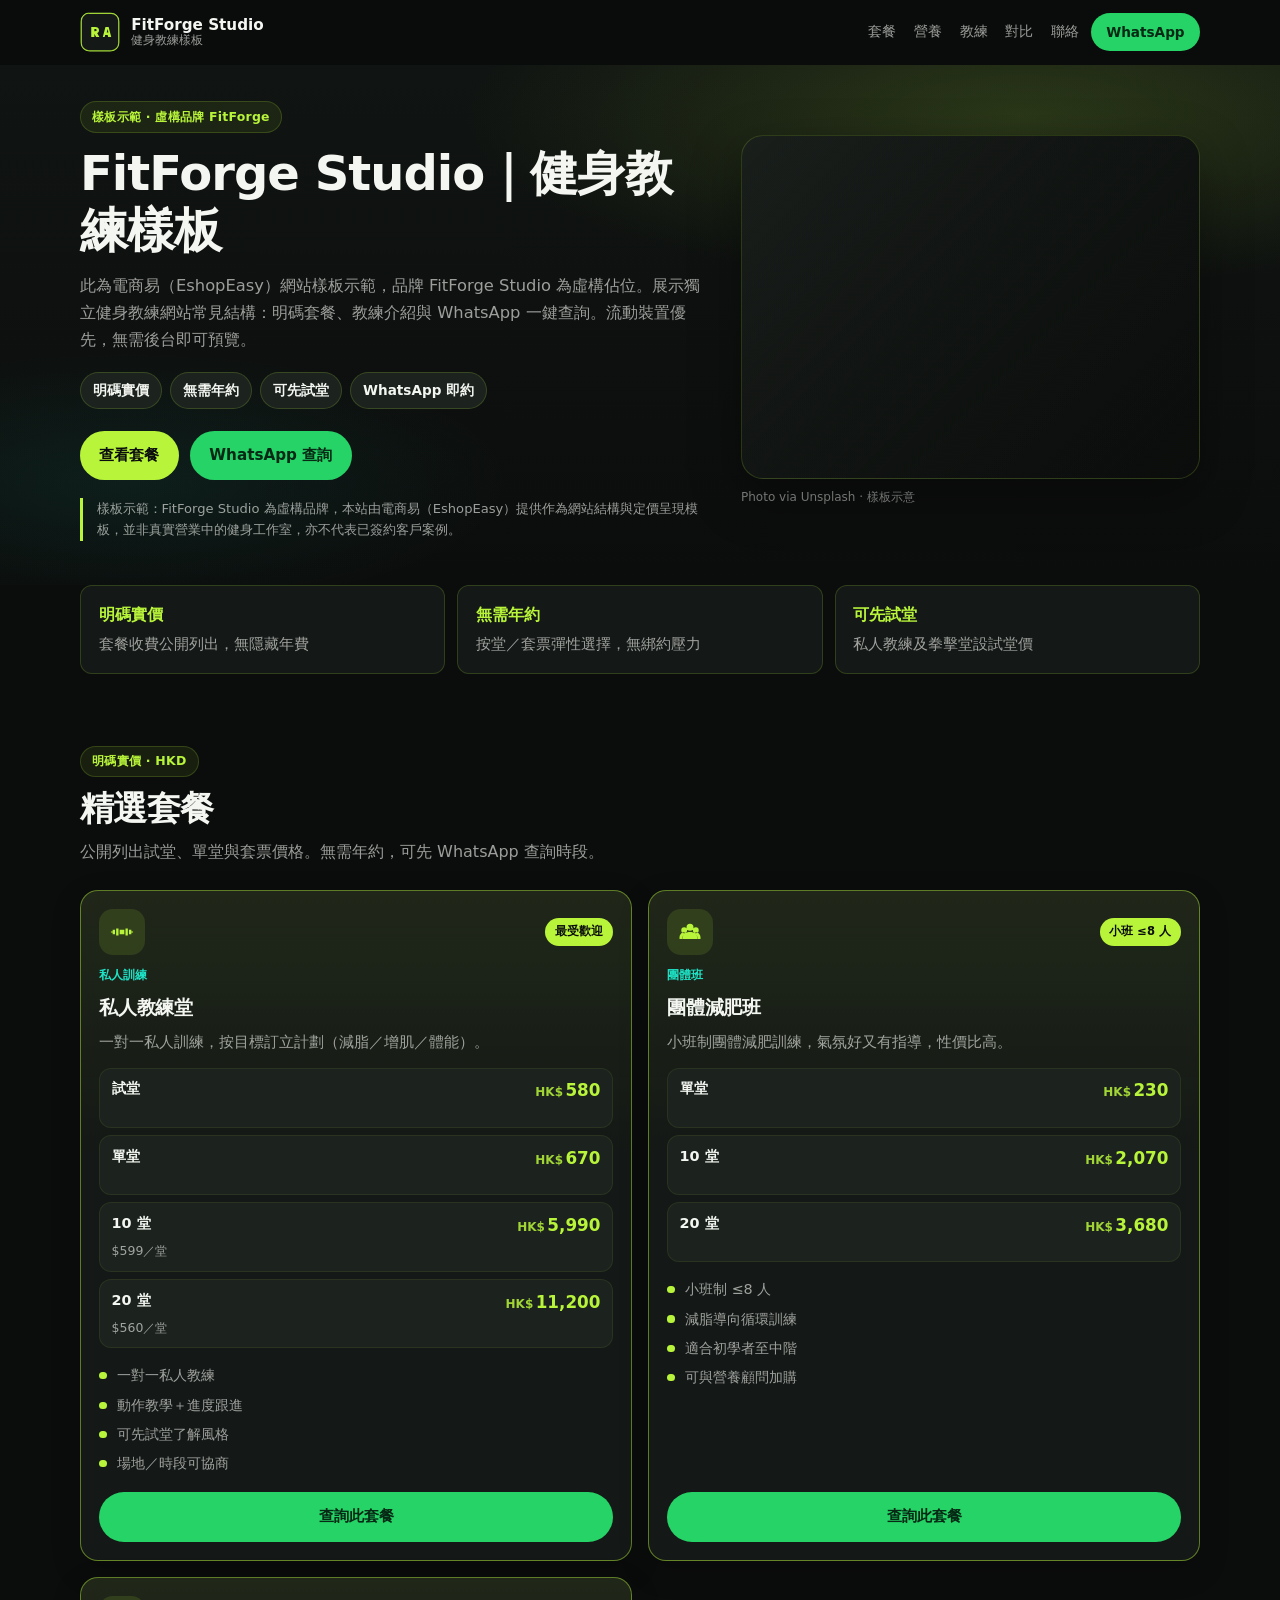
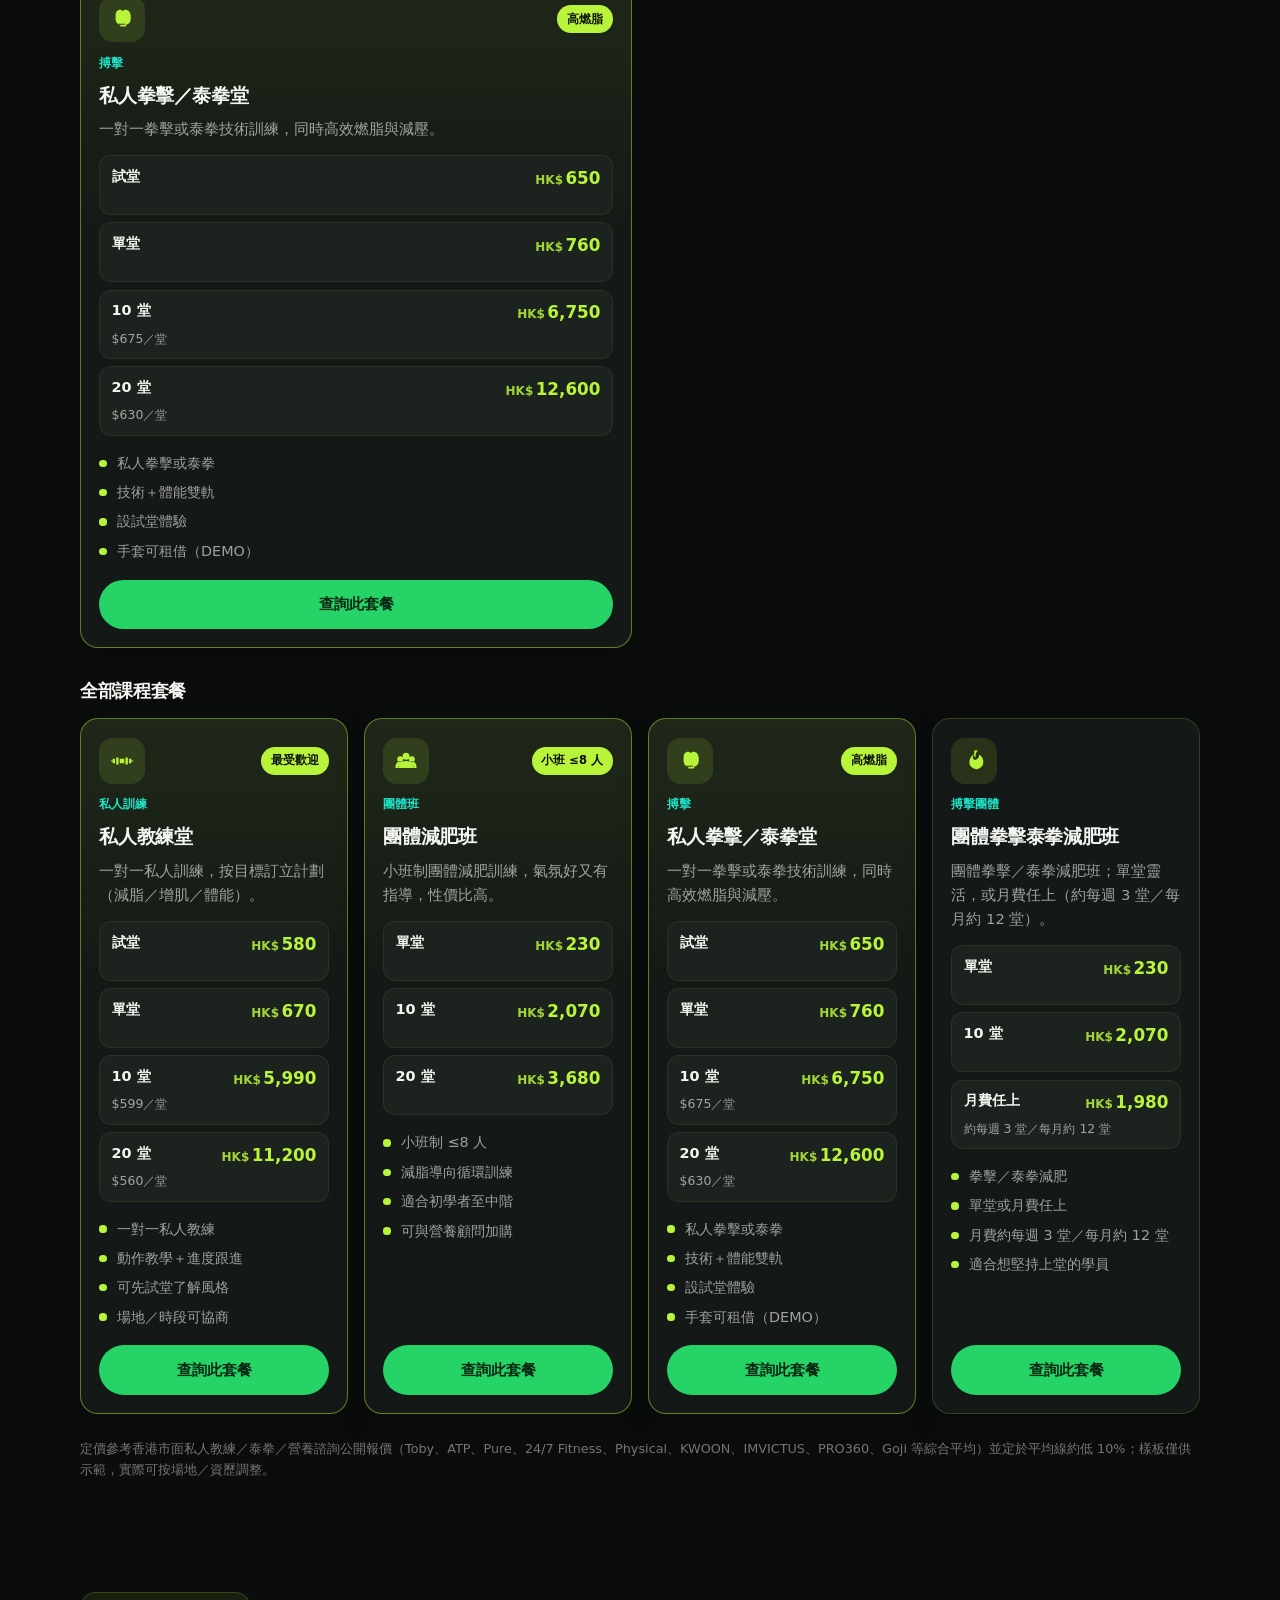
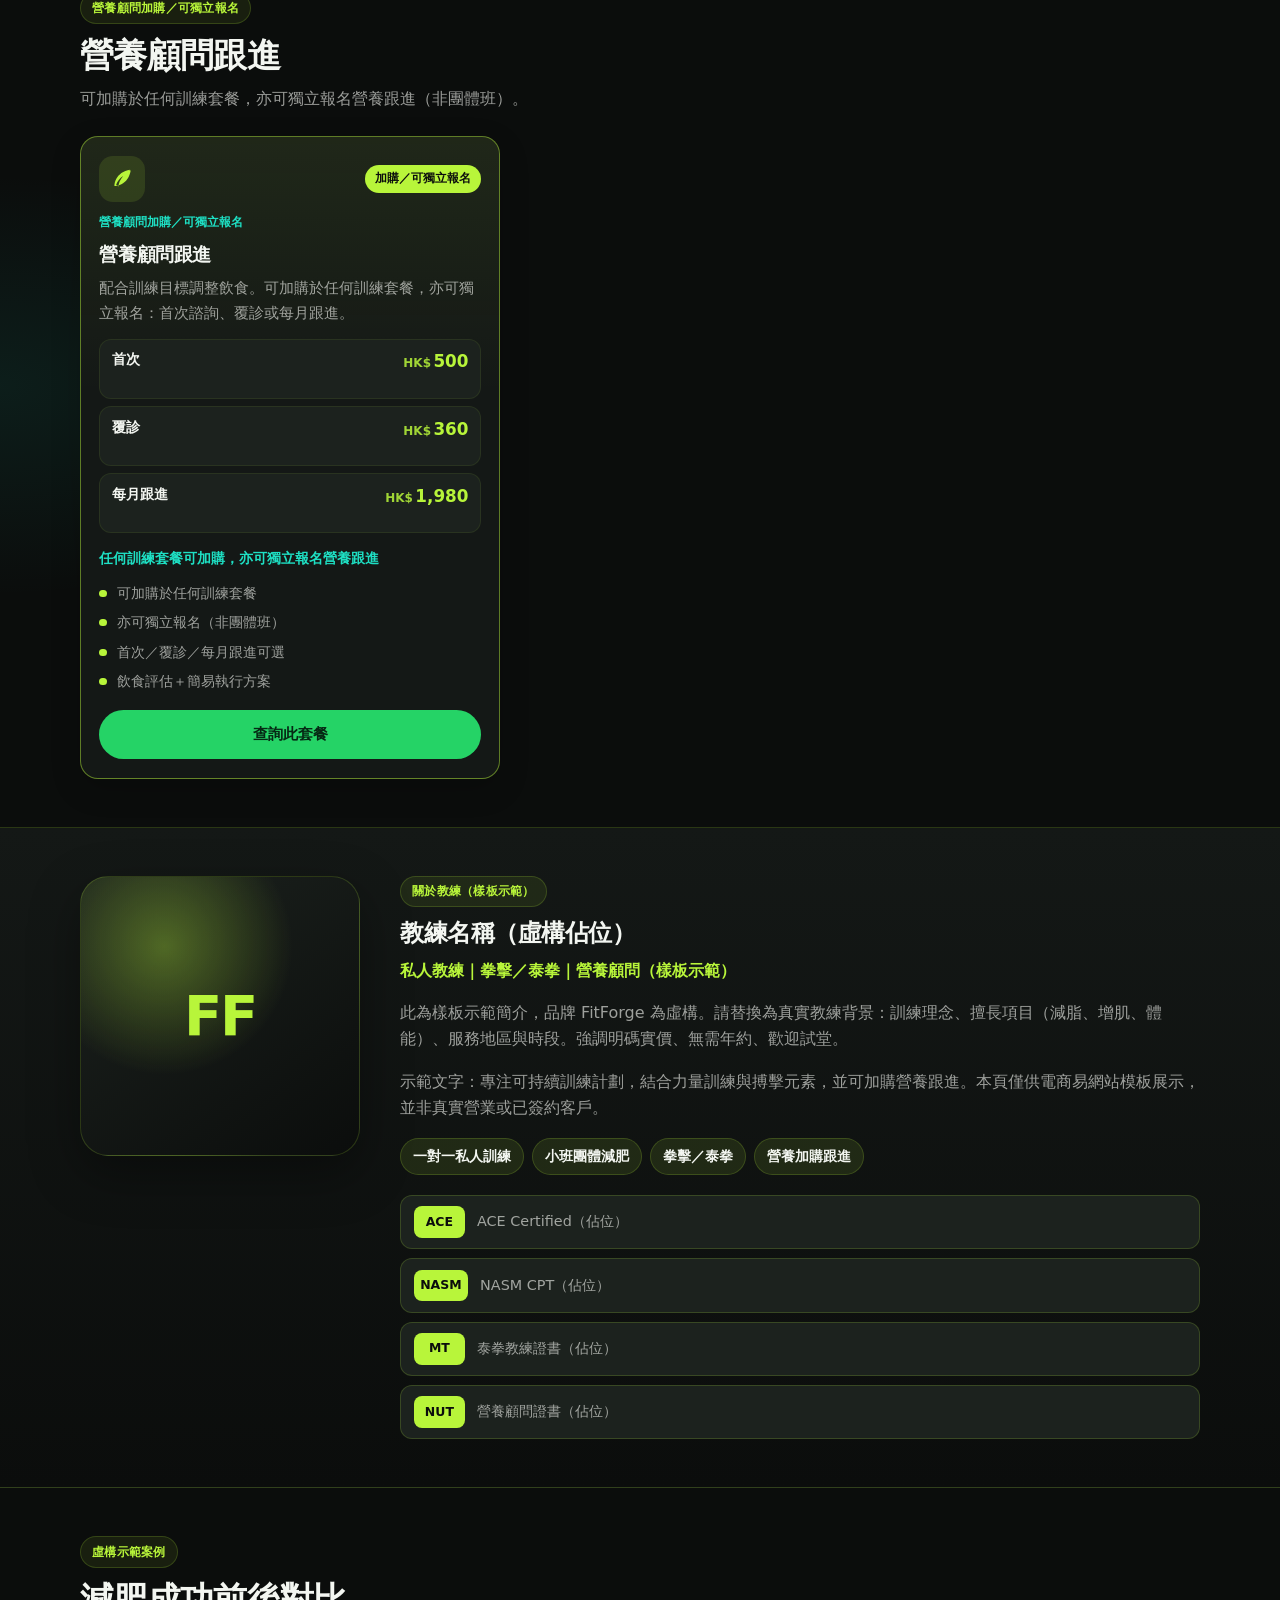
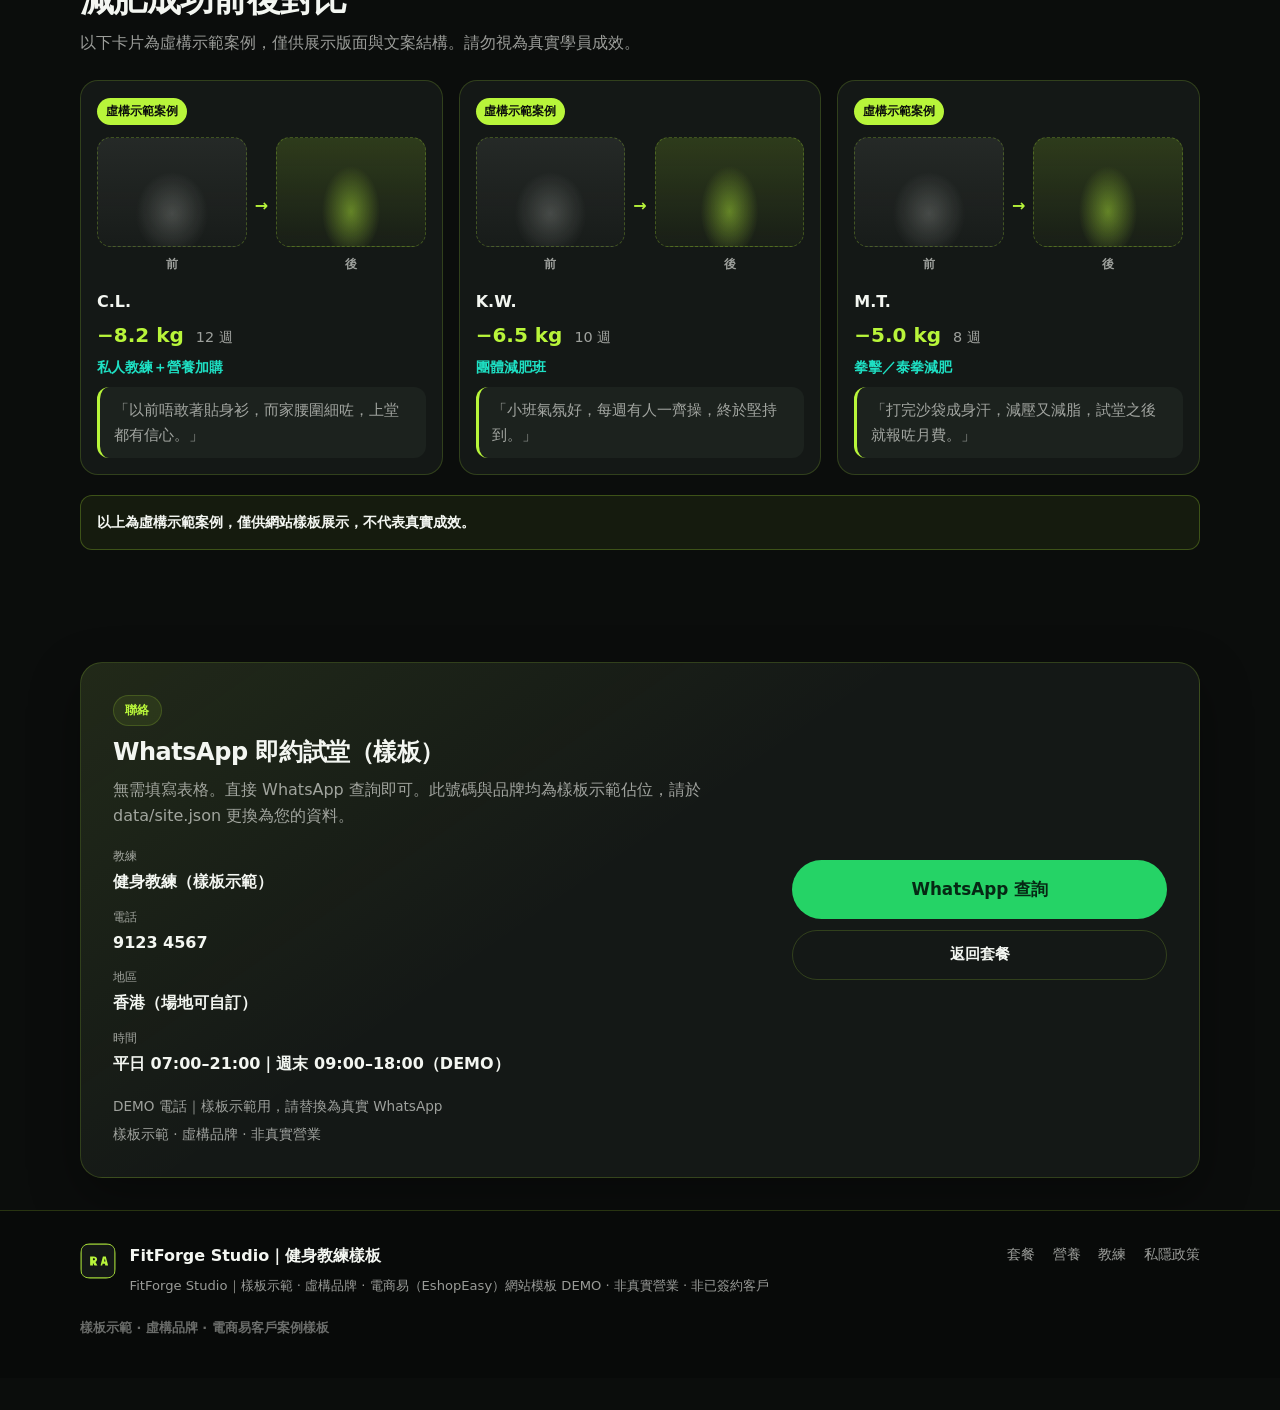
<file: index.html>
<!DOCTYPE html>
<html lang="zh-Hant">
<head>
  <meta charset="utf-8" />
  <meta name="viewport" content="width=device-width, initial-scale=1" />
  <meta name="theme-color" content="#0b0d0c" />
  <meta name="description" content="電商易（EshopEasy）網站樣板示範：虛構品牌 FitForge Studio。展示香港獨立健身教練網站結構、明碼套餐與 WhatsApp 查詢。非真實營業、非已簽約客戶案例。" />
  <meta property="og:title" content="FitForge Studio｜健身教練樣板示範 — 電商易網站模板 DEMO" />
  <meta property="og:description" content="電商易（EshopEasy）網站樣板示範：虛構品牌 FitForge Studio。展示香港獨立健身教練網站結構、明碼套餐與 WhatsApp 查詢。非真實營業、非已簽約客戶案例。" />
  <meta property="og:type" content="website" />
  <title>FitForge Studio｜健身教練樣板示範 — 電商易網站模板 DEMO</title>
  <link rel="icon" href="assets/favicon.svg" type="image/svg+xml" />
  <link rel="stylesheet" href="css/site.css" />
</head>
<body>
  <a class="skip-link" href="#main">跳至內容</a>

  <header class="site-header">
    <div class="container header-inner">
      <a class="brand" href="#top" aria-label="FitForge Studio">
        <img src="assets/logo.svg" width="40" height="40" alt="" />
        <span class="brand-text">
          <strong data-cms="brandZh">FitForge Studio</strong>
          <small data-cms="brandEn">健身教練樣板</small>
        </span>
      </a>
      <nav class="nav-desktop" aria-label="主要">
        <a href="#packages">套餐</a>
        <a href="#nutrition">營養</a>
        <a href="#coach">教練</a>
        <a href="#results">對比</a>
        <a href="#contact">聯絡</a>
      </nav>
      <a class="btn btn-wa btn-sm header-wa" href="https://wa.me/85291234567" target="_blank" rel="noopener" data-cms-wa>WhatsApp</a>
      <button class="menu-toggle" type="button" aria-expanded="false" aria-controls="drawer" aria-label="開啟選單">
        <span></span><span></span><span></span>
      </button>
    </div>
    <div id="drawer" class="nav-drawer" hidden>
      <nav aria-label="流動選單">
        <a href="#packages">套餐價格</a>
        <a href="#nutrition">營養顧問</a>
        <a href="#coach">關於教練</a>
        <a href="#results">減肥前後對比</a>
        <a href="#contact">WhatsApp 查詢</a>
      </nav>
    </div>
  </header>

  <main id="main">
    <section id="top" class="hero">
      <div class="hero-bg" aria-hidden="true"></div>
      <div class="container hero-grid">
        <div class="hero-copy">
          <p class="eyebrow" data-cms="heroEyebrow">樣板示範 · 虛構品牌 FitForge</p>
          <h1 data-cms="heroTitle">FitForge Studio｜健身教練樣板</h1>
          <p class="lede" data-cms="heroLede">此為電商易（EshopEasy）網站樣板示範，品牌 FitForge Studio 為虛構佔位。展示獨立健身教練網站常見結構：明碼套餐、教練介紹與 WhatsApp 一鍵查詢。</p>
          <ul class="hero-chips" data-cms="heroChips">
            <li>明碼實價</li>
            <li>無需年約</li>
            <li>可先試堂</li>
            <li>WhatsApp 即約</li>
          </ul>
          <div class="hero-cta">
            <a class="btn btn-primary" href="#packages">查看套餐</a>
            <a class="btn btn-wa" href="https://wa.me/85291234567" target="_blank" rel="noopener" data-cms-wa>WhatsApp 查詢</a>
          </div>
          <p class="demo-banner" data-cms="templateNote">樣板示範：FitForge Studio 為虛構品牌，本站由電商易（EshopEasy）提供作為網站結構與定價呈現模板，並非真實營業中的健身工作室，亦不代表已簽約客戶案例。</p>
        </div>
        <div class="hero-visual">
          <div class="hero-photo" role="img" aria-label="健身訓練（Unsplash 示意）"></div>
          <p class="photo-credit">Photo via Unsplash · 樣板示意</p>
        </div>
      </div>
    </section>

    <section class="trust-section" aria-label="信任重點">
      <div class="container">
        <ul class="trust-list" data-cms="trust"></ul>
      </div>
    </section>

    <section id="packages" class="section packages-section">
      <div class="container">
        <header class="section-head">
          <p class="eyebrow">明碼實價 · HKD</p>
          <h2>精選套餐</h2>
          <p class="section-lede">公開列出試堂、單堂與套票價格。無需年約，可先 WhatsApp 查詢時段。</p>
        </header>
        <div class="pkg-grid featured-grid" data-cms="featured"></div>
        <h3 class="subhead">全部課程套餐</h3>
        <div class="pkg-grid" data-cms="packages"></div>
        <p class="pricing-footnote" data-cms="pricingFootnote"></p>
      </div>
    </section>

    <section id="nutrition" class="section nutrition-section">
      <div class="container">
        <header class="section-head">
          <p class="eyebrow" data-cms="nutritionLabel">營養顧問加購／可獨立報名</p>
          <h2>營養顧問跟進</h2>
          <p class="section-lede">可加購於任何訓練套餐，亦可獨立報名營養跟進（非團體班）。</p>
        </header>
        <div class="nutrition-wrap" data-cms="nutrition"></div>
      </div>
    </section>

    <section id="coach" class="section coach-section">
      <div class="container coach-grid">
        <div class="coach-portrait" aria-hidden="true">
          <div class="coach-avatar">
            <span>FF</span>
          </div>
        </div>
        <div class="coach-copy">
          <p class="eyebrow" data-cms="coachKicker">關於教練（樣板示範）</p>
          <h2 data-cms="coachName">教練名稱（虛構佔位）</h2>
          <p class="coach-role" data-cms="coachRole">私人教練｜拳擊／泰拳｜營養顧問（樣板示範）</p>
          <p data-cms="coachBio"></p>
          <p data-cms="coachBio2"></p>
          <ul class="coach-highlights" data-cms="coachHighlights"></ul>
          <ul class="cert-list" data-cms="certs"></ul>
        </div>
      </div>
    </section>

    <section id="results" class="section results-section">
      <div class="container">
        <header class="section-head">
          <p class="eyebrow" data-cms="resultsKicker">虛構示範案例</p>
          <h2 data-cms="resultsHeading">減肥成功前後對比</h2>
          <p class="section-lede" data-cms="resultsLede">以下卡片為虛構示範案例，僅供展示版面與文案結構。請勿視為真實學員成效。</p>
        </header>
        <div class="results-grid" data-cms="results"></div>
        <p class="results-disclaimer" data-cms="resultsDisclaimer">以上為虛構示範案例，僅供網站樣板展示，不代表真實成效。</p>
      </div>
    </section>

    <section id="contact" class="section contact-section">
      <div class="container contact-card">
        <div>
          <p class="eyebrow">聯絡</p>
          <h2 data-cms="contactHeading">WhatsApp 即約試堂（樣板）</h2>
          <p data-cms="contactBody">無需填寫表格。直接 WhatsApp 查詢即可。此號碼與品牌均為樣板示範佔位，請於 data/site.json 更換為您的資料。</p>
          <dl class="contact-meta">
            <div>
              <dt>教練</dt>
              <dd data-cms="contactTitle">健身教練（樣板示範）</dd>
            </div>
            <div>
              <dt>電話</dt>
              <dd><span data-cms="phoneDisplay">9123 4567</span></dd>
            </div>
            <div>
              <dt>地區</dt>
              <dd data-cms="area">香港（場地可自訂）</dd>
            </div>
            <div>
              <dt>時間</dt>
              <dd data-cms="hours">平日 07:00–21:00｜週末 09:00–18:00（DEMO）</dd>
            </div>
          </dl>
          <p class="demo-note" data-cms="demoNote">DEMO 電話｜樣板示範用，請替換為真實 WhatsApp</p>
          <p class="contact-tagline" data-cms="contactTagline">樣板示範 · 虛構品牌 · 非真實營業</p>
        </div>
        <div class="contact-actions">
          <a class="btn btn-wa btn-lg" href="https://wa.me/85291234567" target="_blank" rel="noopener" data-cms-wa>WhatsApp 查詢</a>
          <a class="btn btn-ghost" href="#packages">返回套餐</a>
        </div>
      </div>
    </section>
  </main>

  <footer class="site-footer">
    <div class="container footer-inner">
      <div class="footer-brand">
        <img src="assets/logo.svg" width="36" height="36" alt="" />
        <div>
          <strong data-cms="brandTagline">FitForge Studio｜健身教練樣板</strong>
          <p data-cms="footerTag">FitForge Studio｜樣板示範 · 虛構品牌 · 電商易（EshopEasy）網站模板 DEMO · 非真實營業 · 非已簽約客戶</p>
        </div>
      </div>
      <nav class="footer-nav" aria-label="頁尾">
        <a href="#packages">套餐</a>
        <a href="#nutrition">營養</a>
        <a href="#coach">教練</a>
        <a href="privacy.html">私隱政策</a>
      </nav>
      <p class="footer-stamp">樣板示範 · 虛構品牌 · 電商易客戶案例樣板</p>
    </div>
  </footer>

  <a class="sticky-wa is-visible" href="https://wa.me/85291234567" target="_blank" rel="noopener" data-cms-wa aria-label="WhatsApp 查詢">
    <svg viewBox="0 0 32 32" aria-hidden="true"><path fill="currentColor" d="M16 3C9.4 3 4 8.2 4 14.6c0 2.3.7 4.4 1.9 6.2L4 29l8.4-1.9c1.7.9 3.6 1.4 5.6 1.4 6.6 0 12-5.2 12-11.6S22.6 3 16 3zm0 21.1c-1.7 0-3.3-.4-4.7-1.2l-.3-.2-5 .1 1.1-4.8-.2-.3A9 9 0 0 1 7 14.6C7 9.9 11 6.1 16 6.1s9 3.8 9 8.5-4 9.5-9 9.5zm5-6.5c-.3-.1-1.6-.8-1.8-.9-.2-.1-.4-.1-.6.1-.2.3-.7.9-.8 1.1-.1.2-.3.2-.5.1-1.5-.7-2.5-1.2-3.5-2.8-.3-.4.3-.4.8-1.3.1-.2 0-.3 0-.5l-.8-1.9c-.2-.5-.4-.4-.6-.4h-.5c-.2 0-.5.1-.7.3-.2.3-.9.9-.9 2.1s.9 2.5 1 2.6c.1.2 1.8 2.9 4.5 3.9 1.6.6 2.2.7 3 .6.5-.1 1.6-.6 1.8-1.3.2-.6.2-1.2.1-1.3-.1-.1-.3-.2-.6-.3z"/></svg>
    <span>WhatsApp</span>
  </a>

  <script src="js/content.js" defer></script>
  <script src="js/site.js" defer></script>
</body>
</html>
</file>
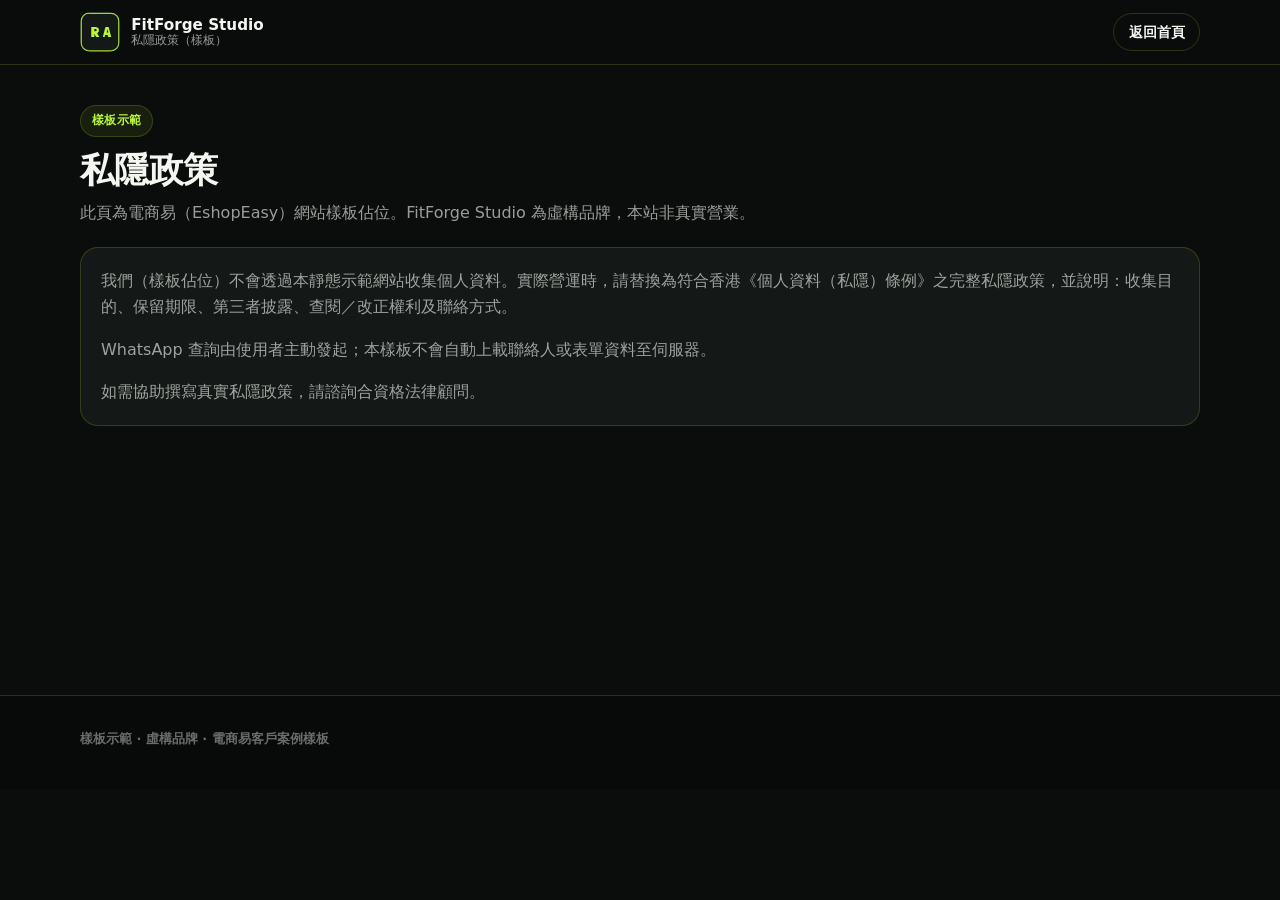
<file: privacy.html>
<!DOCTYPE html>
<html lang="zh-Hant">
<head>
  <meta charset="utf-8" />
  <meta name="viewport" content="width=device-width, initial-scale=1" />
  <meta name="theme-color" content="#0b0d0c" />
  <title>私隱政策｜FitForge Studio 樣板示範</title>
  <link rel="icon" href="assets/favicon.svg" type="image/svg+xml" />
  <link rel="stylesheet" href="css/site.css" />
</head>
<body>
  <header class="site-header is-scrolled">
    <div class="container header-inner">
      <a class="brand" href="index.html">
        <img src="assets/logo.svg" width="40" height="40" alt="" />
        <span class="brand-text">
          <strong>FitForge Studio</strong>
          <small>私隱政策（樣板）</small>
        </span>
      </a>
      <a class="btn btn-ghost btn-sm" href="index.html">返回首頁</a>
    </div>
  </header>
  <main class="privacy-page">
    <div class="container">
      <p class="eyebrow">樣板示範</p>
      <h1>私隱政策</h1>
      <p>此頁為電商易（EshopEasy）網站樣板佔位。FitForge Studio 為虛構品牌，本站非真實營業。</p>
      <div class="card">
        <p>我們（樣板佔位）不會透過本靜態示範網站收集個人資料。實際營運時，請替換為符合香港《個人資料（私隱）條例》之完整私隱政策，並說明：收集目的、保留期限、第三者披露、查閱／改正權利及聯絡方式。</p>
        <p>WhatsApp 查詢由使用者主動發起；本樣板不會自動上載聯絡人或表單資料至伺服器。</p>
        <p style="margin-bottom:0">如需協助撰寫真實私隱政策，請諮詢合資格法律顧問。</p>
      </div>
    </div>
  </main>
  <footer class="site-footer">
    <div class="container">
      <p class="footer-stamp">樣板示範 · 虛構品牌 · 電商易客戶案例樣板</p>
    </div>
  </footer>
</body>
</html>
</file>
<file: css/site.css>
/* FitForge Studio — fitness coach template (mobile-first) */
:root {
  --bg: #0b0d0c;
  --surface: #141816;
  --surface-2: #1c221e;
  --ink: #f3f6f1;
  --muted: rgba(243, 246, 241, 0.62);
  --lime: #b8f53a;
  --lime-dark: #8fc41f;
  --teal: #1ee0c4;
  --wa: #25d366;
  --line: rgba(184, 245, 58, 0.18);
  --radius: 18px;
  --radius-sm: 12px;
  --shadow: 0 18px 50px rgba(0, 0, 0, 0.35);
  --max: 1120px;
  --header-h: 64px;
  --font: "Segoe UI", "PingFang HK", "PingFang TC", "Noto Sans TC", "Microsoft JhengHei", system-ui, sans-serif;
}

*,
*::before,
*::after {
  box-sizing: border-box;
}

html {
  scroll-behavior: smooth;
}

body {
  margin: 0;
  font-family: var(--font);
  background: var(--bg);
  color: var(--ink);
  line-height: 1.65;
  -webkit-font-smoothing: antialiased;
  padding-bottom: 5.5rem;
}

img {
  max-width: 100%;
  display: block;
}

a {
  color: inherit;
  text-decoration: none;
}

ul, ol {
  margin: 0;
  padding: 0;
  list-style: none;
}

h1, h2, h3 {
  line-height: 1.2;
  letter-spacing: -0.02em;
  margin: 0 0 0.6rem;
}

p {
  margin: 0 0 1rem;
  color: var(--muted);
}

.container {
  width: min(100% - 2rem, var(--max));
  margin-inline: auto;
}

.skip-link {
  position: absolute;
  left: -999px;
  top: 0;
  background: var(--lime);
  color: #0b0d0c;
  padding: 0.6rem 1rem;
  z-index: 1000;
}

.skip-link:focus {
  left: 1rem;
  top: 1rem;
}

/* Header */
.site-header {
  position: sticky;
  top: 0;
  z-index: 100;
  background: rgba(11, 13, 12, 0.72);
  backdrop-filter: blur(14px);
  border-bottom: 1px solid transparent;
  transition: border-color 0.2s, background 0.2s;
}

.site-header.is-scrolled {
  border-bottom-color: var(--line);
  background: rgba(11, 13, 12, 0.92);
}

.header-inner {
  display: flex;
  align-items: center;
  gap: 0.75rem;
  min-height: var(--header-h);
}

.brand {
  display: flex;
  align-items: center;
  gap: 0.7rem;
  margin-right: auto;
}

.brand img {
  border-radius: 10px;
}

.brand-text {
  display: flex;
  flex-direction: column;
  line-height: 1.15;
}

.brand-text strong {
  font-size: 0.95rem;
}

.brand-text small {
  color: var(--muted);
  font-size: 0.72rem;
}

.nav-desktop {
  display: none;
  gap: 1.1rem;
  font-size: 0.9rem;
  color: var(--muted);
}

.nav-desktop a:hover {
  color: var(--lime);
}

.menu-toggle {
  width: 42px;
  height: 42px;
  border: 1px solid var(--line);
  border-radius: 12px;
  background: var(--surface);
  display: grid;
  place-content: center;
  gap: 5px;
  cursor: pointer;
  padding: 0;
}

.menu-toggle span {
  display: block;
  width: 18px;
  height: 2px;
  background: var(--ink);
  border-radius: 2px;
}

.nav-drawer {
  border-top: 1px solid var(--line);
  background: var(--surface);
}

.nav-drawer nav {
  display: grid;
  gap: 0.25rem;
  padding: 0.75rem 1rem 1rem;
}

.nav-drawer a {
  padding: 0.85rem 0.9rem;
  border-radius: 12px;
  background: var(--surface-2);
  color: var(--ink);
}

body.nav-open {
  overflow: hidden;
}

.header-wa {
  display: none;
}

/* Buttons */
.btn {
  display: inline-flex;
  align-items: center;
  justify-content: center;
  gap: 0.45rem;
  min-height: 46px;
  padding: 0.7rem 1.15rem;
  border-radius: 999px;
  border: 1px solid transparent;
  font-weight: 700;
  font-size: 0.95rem;
  cursor: pointer;
  transition: transform 0.15s, background 0.15s, border-color 0.15s;
}

.btn:hover {
  transform: translateY(-1px);
}

.btn-sm {
  min-height: 38px;
  padding: 0.45rem 0.9rem;
  font-size: 0.85rem;
}

.btn-lg {
  min-height: 54px;
  padding: 0.9rem 1.4rem;
  font-size: 1.05rem;
}

.btn-primary {
  background: var(--lime);
  color: #0b0d0c;
}

.btn-primary:hover {
  background: var(--lime-dark);
}

.btn-wa {
  background: var(--wa);
  color: #062814;
}

.btn-wa:hover {
  filter: brightness(1.05);
}

.btn-ghost {
  background: transparent;
  border-color: var(--line);
  color: var(--ink);
}

/* Hero */
.hero {
  position: relative;
  padding: 2rem 0 2.5rem;
  overflow: hidden;
}

.hero-bg {
  position: absolute;
  inset: 0;
  background:
    radial-gradient(ellipse 80% 60% at 80% 10%, rgba(184, 245, 58, 0.16), transparent 55%),
    radial-gradient(ellipse 60% 50% at 10% 80%, rgba(30, 224, 196, 0.08), transparent 50%),
    linear-gradient(180deg, #101412, var(--bg));
  pointer-events: none;
}

.hero-grid {
  position: relative;
  display: grid;
  gap: 1.75rem;
}

.eyebrow {
  display: inline-block;
  margin: 0 0 0.75rem;
  padding: 0.28rem 0.7rem;
  border-radius: 999px;
  border: 1px solid var(--line);
  background: rgba(184, 245, 58, 0.08);
  color: var(--lime);
  font-size: 0.78rem;
  letter-spacing: 0.02em;
  font-weight: 700;
}

.hero h1 {
  font-size: clamp(1.85rem, 6vw, 3rem);
  margin-bottom: 0.85rem;
}

.lede {
  font-size: 1.02rem;
  max-width: 40rem;
}

.hero-chips {
  display: flex;
  flex-wrap: wrap;
  gap: 0.5rem;
  margin: 1.1rem 0 1.35rem;
}

.hero-chips li {
  padding: 0.4rem 0.75rem;
  border-radius: 999px;
  background: var(--surface-2);
  border: 1px solid var(--line);
  color: var(--ink);
  font-size: 0.85rem;
  font-weight: 600;
}

.hero-cta {
  display: flex;
  flex-wrap: wrap;
  gap: 0.7rem;
  margin-bottom: 1.1rem;
}

.demo-banner {
  font-size: 0.82rem;
  color: var(--muted);
  border-left: 3px solid var(--lime);
  padding-left: 0.85rem;
  margin: 0;
}

.hero-visual {
  position: relative;
}

.hero-photo {
  aspect-ratio: 4 / 3;
  border-radius: calc(var(--radius) + 4px);
  background:
    linear-gradient(135deg, rgba(11, 13, 12, 0.15), rgba(11, 13, 12, 0.55)),
    url("https://images.unsplash.com/photo-1571019614242-c5c5dee9f50b?auto=format&fit=crop&w=1400&q=80") center / cover no-repeat,
    linear-gradient(135deg, #1c221e, #0b0d0c);
  border: 1px solid var(--line);
  box-shadow: var(--shadow);
}

.photo-credit {
  margin: 0.55rem 0 0;
  font-size: 0.75rem;
  color: rgba(243, 246, 241, 0.45);
}

/* Trust */
.trust-section {
  padding: 0 0 1.5rem;
}

.trust-list {
  display: grid;
  gap: 0.75rem;
}

.trust-list li {
  background: var(--surface);
  border: 1px solid var(--line);
  border-radius: var(--radius-sm);
  padding: 1rem 1.1rem;
  display: grid;
  gap: 0.25rem;
}

.trust-list strong {
  color: var(--lime);
  font-size: 1rem;
}

.trust-list span {
  color: var(--muted);
  font-size: 0.92rem;
}

/* Sections */
.section {
  padding: 3rem 0;
}

.section-head {
  margin-bottom: 1.5rem;
  max-width: 40rem;
}

.section-head h2 {
  font-size: clamp(1.55rem, 4vw, 2.1rem);
}

.section-lede {
  margin: 0;
}

.subhead {
  margin: 2rem 0 1rem;
  font-size: 1.15rem;
  color: var(--ink);
}

.pricing-footnote {
  margin-top: 1.5rem;
  font-size: 0.8rem;
  color: rgba(243, 246, 241, 0.45);
}

/* Package cards */
.pkg-grid {
  display: grid;
  gap: 1rem;
}

.pkg-card {
  background: var(--surface);
  border: 1px solid var(--line);
  border-radius: var(--radius);
  padding: 1.15rem;
  display: flex;
  flex-direction: column;
  gap: 0.65rem;
  box-shadow: 0 10px 30px rgba(0, 0, 0, 0.18);
}

.pkg-card.featured {
  border-color: rgba(184, 245, 58, 0.45);
  background:
    linear-gradient(180deg, rgba(184, 245, 58, 0.07), transparent 40%),
    var(--surface);
}

.pkg-card-top {
  display: flex;
  align-items: center;
  justify-content: space-between;
  gap: 0.75rem;
}

.pkg-icon {
  width: 46px;
  height: 46px;
  border-radius: 14px;
  display: grid;
  place-items: center;
  background: rgba(184, 245, 58, 0.12);
  color: var(--lime);
}

.pkg-icon svg {
  width: 28px;
  height: 28px;
}

.card-badge {
  font-size: 0.72rem;
  font-weight: 800;
  color: #0b0d0c;
  background: var(--lime);
  padding: 0.28rem 0.6rem;
  border-radius: 999px;
}

.pkg-cat {
  margin: 0;
  font-size: 0.78rem;
  color: var(--teal);
  font-weight: 700;
  text-transform: none;
}

.pkg-card h3 {
  font-size: 1.2rem;
  margin: 0;
}

.pkg-summary {
  margin: 0;
  font-size: 0.92rem;
}

.tier-list {
  display: grid;
  gap: 0.45rem;
  margin: 0.2rem 0;
}

.tier-list li {
  display: grid;
  grid-template-columns: 1fr auto;
  grid-template-areas:
    "label price"
    "note note";
  gap: 0.1rem 0.75rem;
  padding: 0.55rem 0.7rem;
  border-radius: 12px;
  background: var(--surface-2);
  border: 1px solid rgba(184, 245, 58, 0.08);
}

.tier-label {
  grid-area: label;
  font-weight: 700;
  font-size: 0.9rem;
}

.tier-price {
  grid-area: price;
  font-weight: 800;
  color: var(--lime);
  font-size: 1.05rem;
}

.tier-price .currency {
  font-size: 0.75rem;
  margin-right: 0.15rem;
  opacity: 0.85;
}

.tier-note {
  grid-area: note;
  font-size: 0.78rem;
  color: var(--muted);
  min-height: 0.9em;
}

.card-extra {
  margin: 0;
  font-size: 0.85rem;
  color: var(--teal);
  font-weight: 600;
}

.pkg-bullets {
  display: grid;
  gap: 0.35rem;
  margin: 0.15rem 0 0.35rem;
}

.pkg-bullets li {
  position: relative;
  padding-left: 1.1rem;
  color: var(--muted);
  font-size: 0.9rem;
}

.pkg-bullets li::before {
  content: "";
  position: absolute;
  left: 0;
  top: 0.55em;
  width: 0.45rem;
  height: 0.45rem;
  border-radius: 50%;
  background: var(--lime);
}

.pkg-card .btn {
  margin-top: auto;
  width: 100%;
}

.nutrition-wrap {
  max-width: 420px;
}

.nutrition-section {
  background:
    radial-gradient(ellipse 50% 40% at 0% 50%, rgba(30, 224, 196, 0.08), transparent 60%),
    var(--bg);
}

/* Coach */
.coach-section {
  background: linear-gradient(180deg, var(--surface) 0%, var(--bg) 100%);
  border-block: 1px solid var(--line);
}

.coach-grid {
  display: grid;
  gap: 1.5rem;
  align-items: start;
}

.coach-avatar {
  width: min(100%, 280px);
  aspect-ratio: 1;
  border-radius: 28px;
  display: grid;
  place-items: center;
  background:
    radial-gradient(circle at 30% 25%, rgba(184, 245, 58, 0.35), transparent 45%),
    linear-gradient(145deg, #1c221e, #0b0d0c);
  border: 1px solid var(--line);
  box-shadow: var(--shadow);
  color: var(--lime);
  font-size: 3.5rem;
  font-weight: 800;
  letter-spacing: -0.04em;
}

.coach-role {
  color: var(--lime);
  font-weight: 700;
  margin-bottom: 1rem;
}

.coach-highlights {
  display: flex;
  flex-wrap: wrap;
  gap: 0.5rem;
  margin: 1rem 0 1.25rem;
}

.coach-highlights li {
  padding: 0.4rem 0.75rem;
  border-radius: 999px;
  background: rgba(184, 245, 58, 0.1);
  border: 1px solid var(--line);
  font-size: 0.85rem;
  font-weight: 600;
}

.cert-list {
  display: grid;
  gap: 0.55rem;
}

.cert-badge {
  display: flex;
  align-items: center;
  gap: 0.75rem;
  padding: 0.65rem 0.8rem;
  border-radius: 12px;
  background: var(--surface-2);
  border: 1px solid var(--line);
}

.cert-code {
  min-width: 3.2rem;
  text-align: center;
  font-weight: 800;
  font-size: 0.78rem;
  color: #0b0d0c;
  background: var(--lime);
  border-radius: 8px;
  padding: 0.35rem 0.4rem;
}

.cert-label {
  color: var(--muted);
  font-size: 0.9rem;
}

/* Results / before-after */
.results-grid {
  display: grid;
  gap: 1rem;
}

.result-card {
  background: var(--surface);
  border: 1px solid var(--line);
  border-radius: var(--radius);
  padding: 1rem;
  overflow: hidden;
}

.result-demo-tag {
  display: inline-block;
  margin: 0 0 0.75rem;
  font-size: 0.72rem;
  font-weight: 800;
  color: #0b0d0c;
  background: var(--lime);
  padding: 0.25rem 0.55rem;
  border-radius: 999px;
}

.ba-split {
  display: grid;
  grid-template-columns: 1fr auto 1fr;
  gap: 0.5rem;
  align-items: center;
  margin-bottom: 0.9rem;
}

.ba-side {
  text-align: center;
  font-size: 0.78rem;
  color: var(--muted);
  font-weight: 700;
}

.ba-silhouette {
  height: 110px;
  border-radius: 14px;
  margin-bottom: 0.4rem;
  border: 1px dashed rgba(184, 245, 58, 0.25);
}

.ba-sil-before {
  background:
    linear-gradient(180deg, rgba(243, 246, 241, 0.08), rgba(243, 246, 241, 0.02)),
    radial-gradient(ellipse 35% 55% at 50% 70%, rgba(243, 246, 241, 0.2), transparent 70%);
}

.ba-sil-after {
  background:
    linear-gradient(180deg, rgba(184, 245, 58, 0.16), rgba(184, 245, 58, 0.03)),
    radial-gradient(ellipse 28% 60% at 50% 68%, rgba(184, 245, 58, 0.45), transparent 70%);
}

.ba-divider {
  color: var(--lime);
  font-weight: 800;
}

.result-initials {
  margin: 0;
  font-weight: 800;
  color: var(--ink);
}

.result-stats {
  margin: 0.25rem 0;
  display: flex;
  gap: 0.75rem;
  align-items: baseline;
}

.result-stats strong {
  color: var(--lime);
  font-size: 1.25rem;
}

.result-stats span {
  color: var(--muted);
  font-size: 0.9rem;
}

.result-focus {
  margin: 0 0 0.5rem;
  font-size: 0.88rem;
  color: var(--teal);
  font-weight: 600;
}

.result-card blockquote {
  margin: 0;
  padding: 0.7rem 0.85rem;
  border-radius: 12px;
  background: var(--surface-2);
  color: var(--muted);
  font-size: 0.92rem;
  border-left: 3px solid var(--lime);
}

.results-disclaimer {
  margin-top: 1.25rem;
  padding: 0.9rem 1rem;
  border-radius: var(--radius-sm);
  border: 1px solid rgba(184, 245, 58, 0.25);
  background: rgba(184, 245, 58, 0.06);
  color: var(--ink);
  font-size: 0.9rem;
  font-weight: 600;
}

/* Contact */
.contact-section {
  padding-bottom: 2rem;
}

.contact-card {
  display: grid;
  gap: 1.5rem;
  padding: 1.4rem;
  border-radius: calc(var(--radius) + 4px);
  background:
    linear-gradient(145deg, rgba(184, 245, 58, 0.08), transparent 45%),
    var(--surface);
  border: 1px solid var(--line);
  box-shadow: var(--shadow);
}

.contact-meta {
  display: grid;
  gap: 0.75rem;
  margin: 1.1rem 0;
}

.contact-meta div {
  display: grid;
  gap: 0.15rem;
}

.contact-meta dt {
  font-size: 0.75rem;
  color: var(--muted);
  text-transform: uppercase;
  letter-spacing: 0.04em;
}

.contact-meta dd {
  margin: 0;
  font-weight: 700;
  color: var(--ink);
}

.demo-note,
.contact-tagline {
  font-size: 0.85rem;
  margin: 0.35rem 0 0;
}

.contact-actions {
  display: grid;
  gap: 0.7rem;
  align-content: start;
}

/* Footer */
.site-footer {
  border-top: 1px solid var(--line);
  padding: 2rem 0 6rem;
  background: #080a09;
}

.footer-inner {
  display: grid;
  gap: 1.25rem;
}

.footer-brand {
  display: flex;
  gap: 0.85rem;
  align-items: flex-start;
}

.footer-brand img {
  border-radius: 10px;
  flex-shrink: 0;
}

.footer-brand strong {
  display: block;
  margin-bottom: 0.35rem;
}

.footer-brand p {
  margin: 0;
  font-size: 0.82rem;
}

.footer-nav {
  display: flex;
  flex-wrap: wrap;
  gap: 0.85rem 1.1rem;
  color: var(--muted);
  font-size: 0.9rem;
}

.footer-nav a:hover {
  color: var(--lime);
}

.footer-stamp {
  margin: 0;
  font-size: 0.8rem;
  color: rgba(243, 246, 241, 0.42);
  font-weight: 600;
}

/* Sticky WhatsApp */
.sticky-wa {
  position: fixed;
  right: 1rem;
  bottom: 1rem;
  z-index: 90;
  display: inline-flex;
  align-items: center;
  gap: 0.45rem;
  min-height: 50px;
  padding: 0.7rem 1rem;
  border-radius: 999px;
  background: var(--wa);
  color: #062814;
  font-weight: 800;
  box-shadow: 0 12px 30px rgba(37, 211, 102, 0.35);
  opacity: 0;
  pointer-events: none;
  transform: translateY(10px);
  transition: opacity 0.2s, transform 0.2s;
}

.sticky-wa.is-visible {
  opacity: 1;
  pointer-events: auto;
  transform: none;
}

.sticky-wa svg {
  width: 22px;
  height: 22px;
}

/* Privacy stub page */
.privacy-page {
  padding: 2.5rem 0 4rem;
  min-height: 70vh;
}

.privacy-page h1 {
  font-size: clamp(1.6rem, 4vw, 2.2rem);
}

.privacy-page .card {
  margin-top: 1.25rem;
  padding: 1.25rem;
  border-radius: var(--radius);
  background: var(--surface);
  border: 1px solid var(--line);
}

/* Progressive enhancement */
html:not(.cms-ready) [data-cms="featured"],
html:not(.cms-ready) [data-cms="packages"],
html:not(.cms-ready) [data-cms="nutrition"],
html:not(.cms-ready) [data-cms="results"],
html:not(.cms-ready) [data-cms="trust"],
html:not(.cms-ready) [data-cms="certs"],
html:not(.cms-ready) [data-cms="coachHighlights"] {
  min-height: 2rem;
}

/* Breakpoints */
@media (min-width: 640px) {
  .trust-list {
    grid-template-columns: repeat(3, 1fr);
  }

  .pkg-grid {
    grid-template-columns: repeat(2, 1fr);
  }

  .results-grid {
    grid-template-columns: repeat(2, 1fr);
  }

  .header-wa {
    display: inline-flex;
  }

  .contact-actions {
    justify-items: stretch;
  }
}

@media (min-width: 900px) {
  .nav-desktop {
    display: flex;
  }

  .menu-toggle {
    display: none;
  }

  .hero-grid {
    grid-template-columns: 1.15fr 0.85fr;
    align-items: center;
    gap: 2.5rem;
    min-height: 28rem;
  }

  .featured-grid {
    grid-template-columns: repeat(3, 1fr);
  }

  .pkg-grid {
    grid-template-columns: repeat(2, 1fr);
  }

  .coach-grid {
    grid-template-columns: 280px 1fr;
    gap: 2.5rem;
  }

  .results-grid {
    grid-template-columns: repeat(3, 1fr);
  }

  .contact-card {
    grid-template-columns: 1.4fr 0.8fr;
    align-items: center;
    padding: 2rem;
  }

  .footer-inner {
    grid-template-columns: 1.5fr auto;
    align-items: start;
  }

  .footer-stamp {
    grid-column: 1 / -1;
  }

  body {
    padding-bottom: 2rem;
  }

  .site-footer {
    padding-bottom: 2.5rem;
  }
}

@media (min-width: 1100px) {
  .pkg-grid:not(.featured-grid) {
    grid-template-columns: repeat(4, 1fr);
  }
}

@media (prefers-reduced-motion: reduce) {
  html {
    scroll-behavior: auto;
  }

  .btn,
  .sticky-wa,
  .site-header {
    transition: none;
  }
}
</file>
